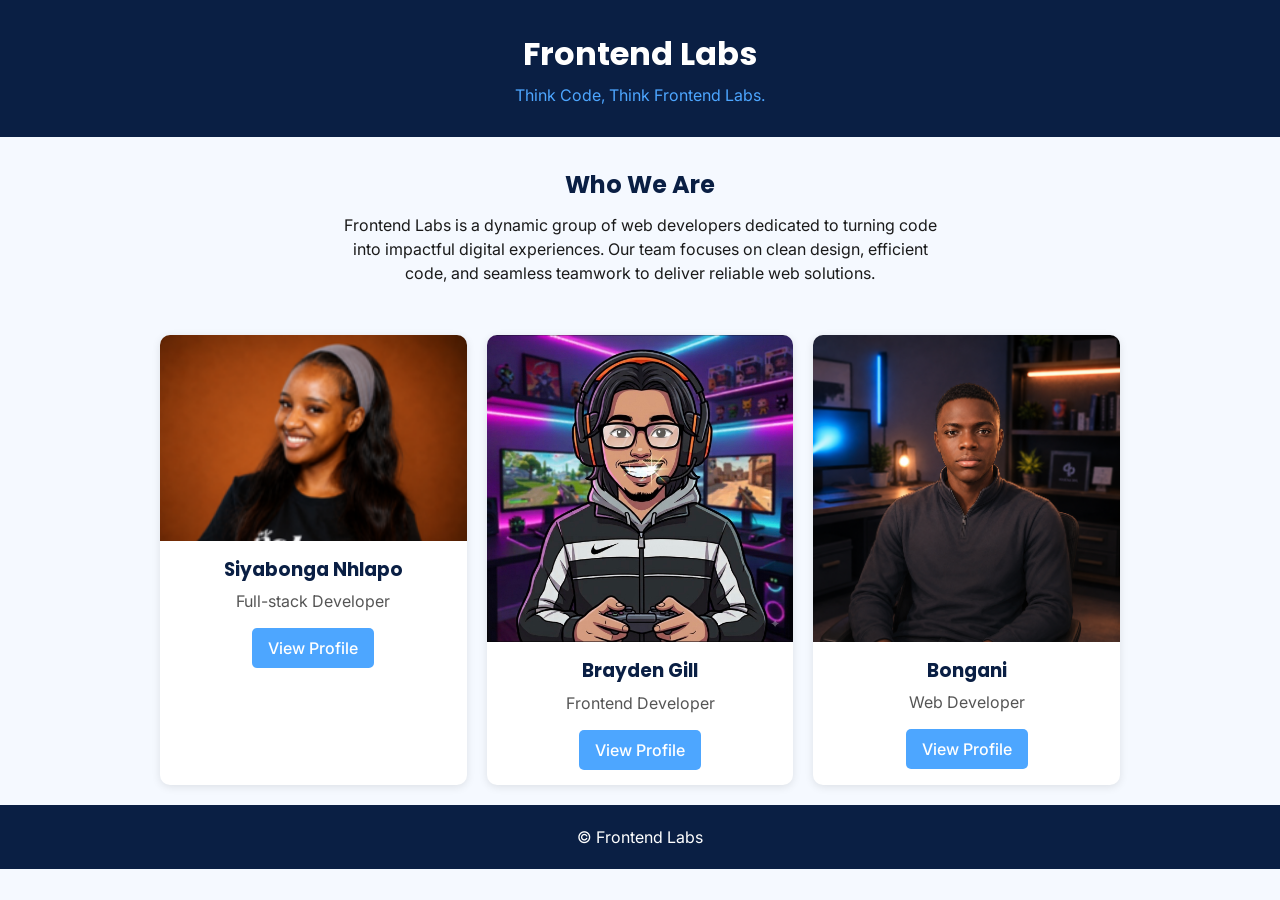
<file: index.html>
<!DOCTYPE html>
<html lang="en">

<head>
    <meta charset="UTF-8">
    <meta name="viewport" content="width=device-width, initial-scale=1.0">
    <title>Frontend Labs | Team Portfolio</title>

    <link rel="preconnect" href="https://fonts.googleapis.com">
    <link href="https://fonts.googleapis.com/css2?family=Poppins:wght@600;700&family=Inter:wght@400;500&display=swap"
        rel="stylesheet">
    <link rel="stylesheet" href="css/style.css">
</head>

<body class="one-page">

    <!-- Header -->
    <header class="site-header">
        <div class="container">
            <h1 class="header-title">Frontend Labs</h1>
            <p class="header-slogan">Think Code, Think Frontend Labs.</p>
        </div>
    </header>

    <!-- Team Intro -->
    <section class="intro">
        <h2 class="intro-heading">Who We Are</h2>
        <p class="intro-text">
            Frontend Labs is a dynamic group of web developers dedicated to turning code into impactful digital experiences. 
            Our team focuses on clean design, efficient code, and seamless teamwork to deliver reliable web solutions.
        </p>
    </section>

    <!-- Member Cards -->
    <section class="card-grid">

        <a class="card" href="members/member1.html">
            <img class="card-photo" src="images/siya.PNG" alt="Photo of Member One">
            <div class="card-body">
                <h3 class="card-name">Siyabonga Nhlapo</h3>
                <p class="card-role">Full-stack Developer</p>
                <span class="card-cta">View Profile</span>
            </div>
        </a>

        <a class="card" href="members/member2.html">
            <img class="card-photo" src="images/Brayden.png" alt="Photo of Member Two">
            <div class="card-body">
                <h3 class="card-name">Brayden Gill</h3>
                <p class="card-role">Frontend Developer</p>
                <span class="card-cta">View Profile</span>
            </div>
        </a>

        <a class="card" href="members/member3.html">
            <img class="card-photo" src="images/member3.png" alt="Photo of Member Three">
            <div class="card-body">
                <h3 class="card-name">Bongani</h3>
                <p class="card-role">Web Developer</p>
                <span class="card-cta">View Profile</span>
            </div>
        </a>

    </section>

    <!-- Footer -->
    <footer class="site-footer">
        <p>&copy; Frontend Labs</p>
    </footer>

</body>

</html>
</file>
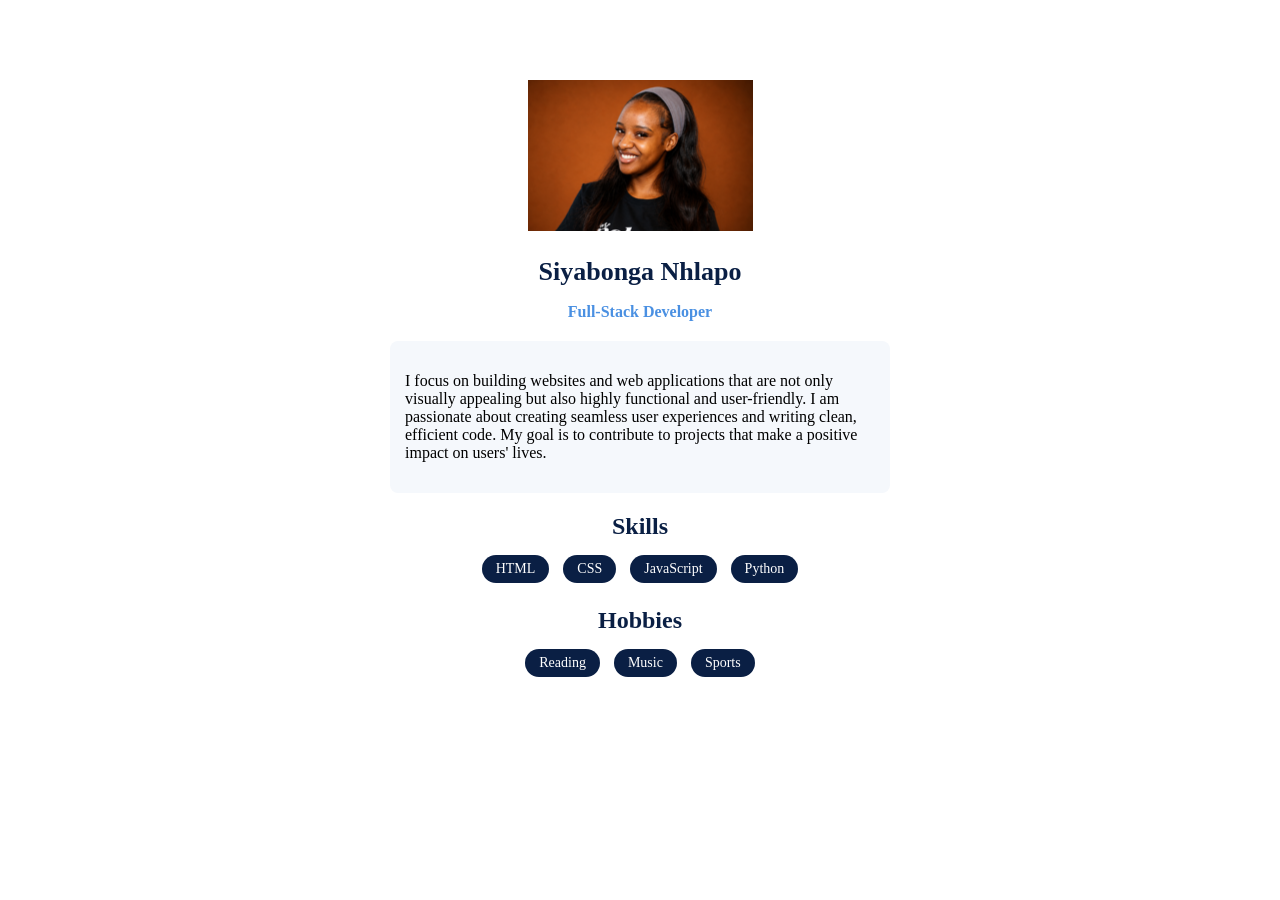
<file: members/member1.html>
<!DOCTYPE html>
<html lang="en">
<head>
    <meta charset="UTF-8">
    <meta name="viewport" content="width=device-width, initial-scale=1.0">
    <title>Siyabonga Nhlapo  Frontend Labs</title>
    <link rel="preconnect" href="https://fonts.googleapis.com">
    <link href="https://fonts.googleapis.com/css2?family=Poppins:wght@600;700&family=Inter:wght@400;500&display=swap"
     rel="stylesheet">
     <link rel="stylesheet" href="../css/style3.css">
</head>
<body>
    <section class="profile-card">
        <img class="profile-photo" src="../images/siya.PNG" alt="Photo of Siyabonga Nhlapo">
        <h1 class="card-name">Siyabonga Nhlapo</h1>
        <p class="card-role">Full-Stack Developer</p>

    <div class="profile-bio">
       <p> I focus on building websites and web applications that are not only visually appealing but also highly functional and user-friendly. I am passionate about creating seamless user experiences and writing clean, efficient code. My goal is to contribute to projects that make a positive impact on users' lives.</p>
    </div>
        
    <h2 class="profile-subheading">Skills</h2>
    <div class="tag-group">
        
            <span class ="tag-pill">HTML</span>
            <span class="tag-pill">CSS</span>
            <span class="tag-pill">JavaScript</span>
            <span class="tag-pill">Python</span>

    </div>
<h2 class="profile-subheading">Hobbies</h2>
<div class="tag-group">
    <span class="tag-pill">Reading</span>
    <span class="tag-pill">Music</span>
    <span class="tag-pill">Sports</span>
</div>
</section>
</body>
</html>
</file>
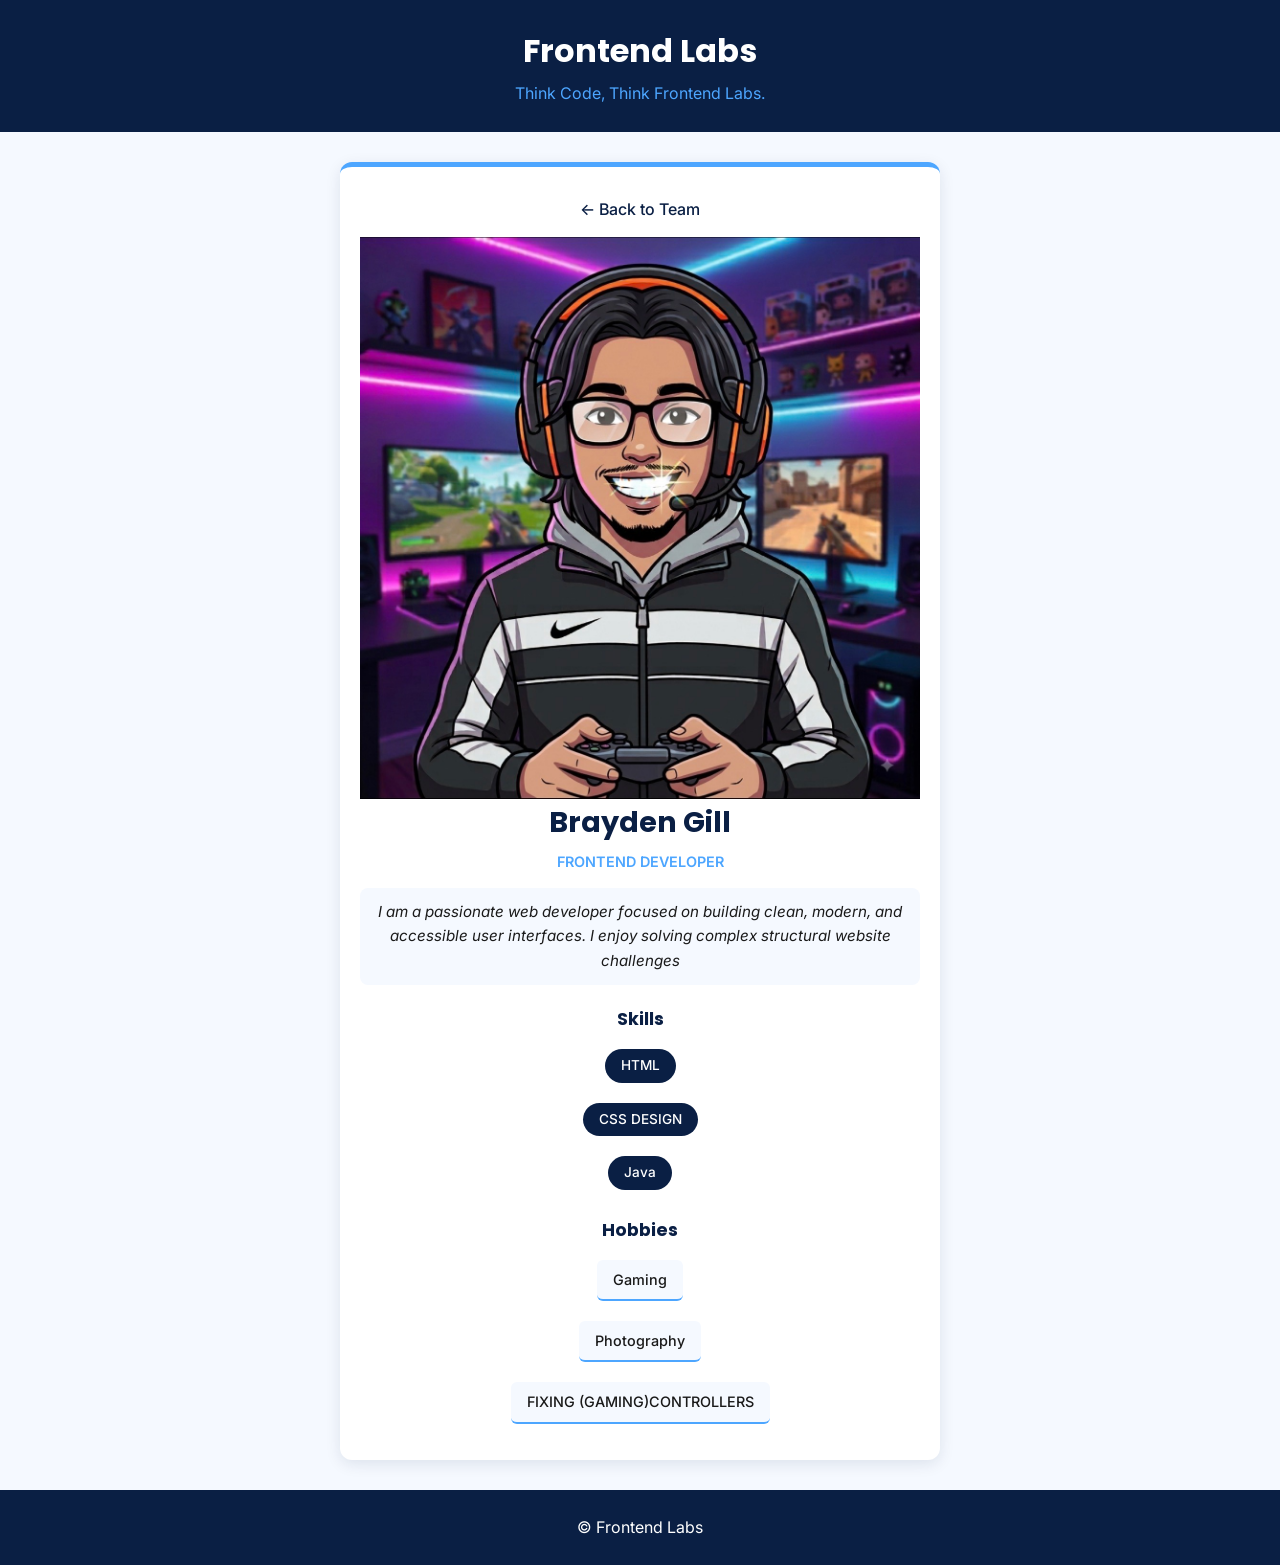
<file: members/member2.html>
<!DOCTYPE html>
<html lang="en">

<head>
    <meta charset="UTF-8">
    <meta name="viewport" content="width=device-width, initial-scale=1.0">
    <title>Member Profile | Frontend Labs</title>

    <link rel="preconnect" href="https://fonts.googleapis.com">
    <link href="https://fonts.googleapis.com/css2?family=Poppins:wght@600;700&family=Inter:wght@400;500&display=swap"
        rel="stylesheet">
    <link rel="stylesheet" href="../css/style.css">
    <link rel="stylesheet" href="../css/style2.css">
</head>

<body>

    
    <header class="site-header">
        <div class="container">
            <h1 class="header-title">Frontend Labs</h1>
            <p class="header-slogan">Think Code, Think Frontend Labs.</p>
        </div>
    </header>


    <main class="member-page">
        <a href="../index.html" class="back-link">&larr; Back to Team</a>

        <img class="card-photo" src="../images/Brayden.png" alt="Photo of Member Two">

        <h2 class="member-name">Brayden Gill</h2>
        <p class="card-role">Frontend Developer</p>

        <p class="member-bio">
            I am a passionate web developer focused on building clean, modern, and accessible user interfaces. I enjoy solving complex structural website challenges</p>

        <h3 class="section-title">Skills</h3>
        <ul class="skills-list">
            <li>HTML</li>
            <li>CSS DESIGN </li>
            <li>Java</li>
        </ul>

        <h3 class="section-title">Hobbies</h3>
        <ul class="hobbies-list">
            <li>Gaming</li>
            <li>Photography</li>
            <li>FIXING (GAMING)CONTROLLERS</li>
        </ul>
    </main>

    
    <footer class="site-footer">
        <p>&copy; Frontend Labs</p>
    </footer>

</body>

</html>
</file>
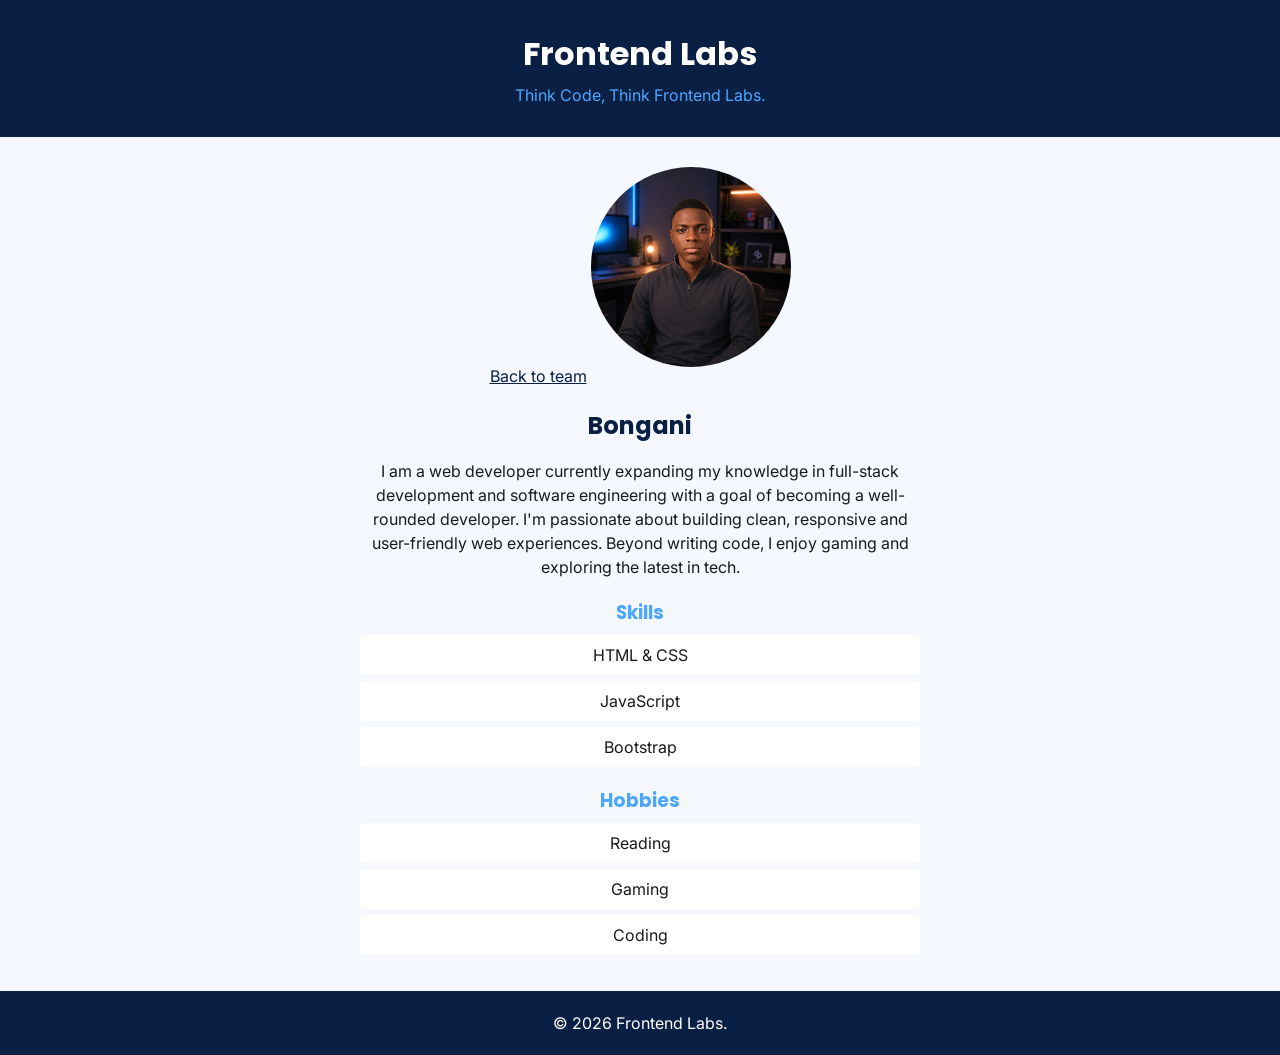
<file: members/member3.html>
<!DOCTYPE html>
<html lang="en">

<head>
  <meta charset="UTF-8">
  <meta name="viewport" content="width=device-width, initial-scale=1.0">
  <title>Member Three | Frontend Labs</title>

  <link rel="preconnect" href="https://fonts.googleapis.com">
  <link href="https://fonts.googleapis.com/css2?family=Poppins:wght@600;700&family=Inter:wght@400;500&display=swap"
    rel="stylesheet">
  <link rel="stylesheet" href="../css/style.css">
</head>

<body>

  <header class="site-header">
    <div class="container">
      <h1 class="header-title">Frontend Labs</h1>
      <p class="header-slogan">Think Code, Think Frontend Labs.</p>
    </div>
  </header>

  <main class="member-page">
    <a class="back-link" href="../index.html">Back to team</a>

    <img class="member-photo" src="../images/member3.png" alt="Photo of Member Three">
    <h2 class="member-name">Bongani</h2>
    <p class="member-bio">
      I am a web developer currently expanding my knowledge in full-stack development and software engineering with a
      goal of becoming a well-rounded developer. I'm passionate about building clean, responsive and user-friendly web
      experiences. Beyond writing code, I enjoy gaming and exploring the latest in tech.</p>

    <h3 class="section-title">Skills</h3>
    <ul class="skills-list">
      <li>HTML &amp; CSS</li>
      <li>JavaScript</li>
      <li>Bootstrap</li>
    </ul>

    <h3 class="section-title">Hobbies</h3>
    <ul class="hobbies-list">
      <li>Reading</li>
      <li>Gaming</li>
      <li>Coding</li>
    </ul>
  </main>

  <footer class="site-footer">
    <p>&copy; 2026 Frontend Labs.</p>
  </footer>

</body>

</html>
</file>
<file: css/style.css>
/* Colours */
:root {
    --primary: #4da6ff;
    --secondary: #0a1f44;
    --light-bg: #f5f9ff;
    --white: #ffffff;
    --text-dark: #1a1a1a;
}

* {
    box-sizing: border-box;
    margin: 0;
    padding: 0;
}

body {
    font-family: 'Inter', sans-serif;
    color: var(--text-dark);
    background-color: var(--light-bg);
    line-height: 1.5;
}

h1, h2, h3 {
    font-family: 'Poppins', sans-serif;
}

.container {
    max-width: 1000px;
    margin: 0 auto;
    padding: 0 20px;
}

/* Header  */
.site-header {
    background-color: var(--secondary);
    color: var(--white);
    text-align: center;
    padding: 30px 20px;
}

.header-title {
    font-size: 2rem;
}

.header-slogan {
    color: var(--primary);
    margin-top: 5px;
}

/* Intro Section  */
.intro {
    text-align: center;
    padding: 30px 20px;
}

.intro-heading {
    color: var(--secondary);
    margin-bottom: 10px;
}

.intro-text {
    max-width: 600px;
    margin: 0 auto;
}

/* Card Grid */
.card-grid {
    display: flex;
    flex-direction: column;
    gap: 20px;
    padding: 20px;
    max-width: 1000px;
    margin: 0 auto;
}

.card {
    background-color: var(--white);
    border-radius: 10px;
    overflow: hidden;
    text-decoration: none;
    color: var(--text-dark);
    box-shadow: 0 2px 8px rgba(0, 0, 0, 0.1);
    transition: transform 0.2s ease;
}

.card:hover {
    transform: translateY(-5px);
}

.card-photo {
    width: 100%;
    display: block;
}

.card-body {
    padding: 15px;
    text-align: center;
}

.card-name {
    color: var(--secondary);
}

.card-role {
    color: #555;
    margin: 5px 0;
}

.card-cta {
    display: inline-block;
    margin-top: 10px;
    color: var(--white);
    background-color: var(--primary);
    padding: 8px 16px;
    border-radius: 5px;
    font-weight: 500;
}

/* Cards in a row on larger screens */
@media (min-width: 700px) {
    .card-grid {
        flex-direction: row;
    }

    .card {
        flex: 1;
    }
}

/* Member Page */
.member-page {
    max-width: 600px;
    margin: 0 auto;
    padding: 30px 20px;
    text-align: center;
}

.back-link {
    display: inline-block;
    margin-bottom: 20px;
    color: var(--secondary);
}

.member-photo {
    width: 200px;
    height: 200px;
    object-fit: cover;
    border-radius: 50%;
    margin-bottom: 15px;
}

.member-name {
    color: var(--secondary);
}

.member-bio {
    margin: 15px 0;
}

.section-title {
    color: var(--primary);
    margin-top: 20px;
    margin-bottom: 8px;
}

.skills-list,
.hobbies-list {
    list-style: none;
    padding: 0;
}

.skills-list li,
.hobbies-list li {
    background-color: var(--white);
    margin: 6px 0;
    padding: 8px;
    border-radius: 5px;
}

/* Footer */
.site-footer {
    text-align: center;
    padding: 20px;
    background-color: var(--secondary);
    color: var(--white);
}
</file>
<file: css/style3.css>
.profile-card {
    max-width: 500px;
    margin: 50px auto;
    padding: 30px;
    background-color: white;
    border-radius: 10px;
    text-align: center;
}

.profile-card .card-photo {
    width: 180px;
    height: 180px;
    border-radius: 50%;
    object-fit: cover;
    margin-bottom: 15px;
    object-position: top;
}
.profile-card .card-name {
    font-size: 26px;
    color: #0a1f44;
    margin-bottom: 5px;
}
.profile-card .card-role {
    color: #4a90e2;
    font-weight: bold;
    margin-bottom: 20px;
}
.profile-bio {
    background-color: #f5f8fc;
    padding: 15px;
    border-radius: 8px;
    margin-bottom: 20px;
    text-align: left;
}
.profile-subheading {
    color: #0a1f44;
    margin-bottom: 10px;
}
.tag-pill {
    display: inline-block;
    background-color: #0a1f44;
    color: white;
    padding: 6px 14px;
    border-radius: 15px;
    margin: 5px;
    font-size: 14px; 
}
</file>
<file: css/style2.css>
:root {
    --primary: #4da6ff;
    --secondary: #0a1f44;
    --light-bg: #f5f9ff;
    --white: #ffffff;
    --text-dark: #1a1a1a;
}


* { box-sizing: border-box; margin: 0; padding: 0; }
body { font-family: 'Inter', sans-serif; color: var(--text-dark); background-color: var(--light-bg); line-height: 1.6; }
h1, h2, h3 { font-family: 'Poppins', sans-serif; }


.site-header, .site-footer { background-color: var(--secondary); color: var(--white); text-align: center; padding: 25px 20px; }
.header-title { font-size: 2rem; }
.header-slogan { color: var(--primary); margin-top: 5px; }

.member-page {
    max-width: 600px;
    margin: 30px auto;
    padding: 30px 20px;
    background-color: var(--white);
    border-radius: 12px;
    border-top: 5px solid var(--primary);
    box-shadow: 0 4px 15px rgba(10, 31, 68, 0.1);
    text-align: center;
}

.back-link { display: inline-block; margin-bottom: 15px; color: var(--secondary); font-weight: 500; text-decoration: none; }
.member-photo { width: 180px; height: 180px; object-fit: cover; border-radius: 50%; margin: 0 auto 15px; border: 4px solid var(--primary); display: block; }
.member-name { color: var(--secondary); font-size: 1.8rem; }
.card-role { color: var(--primary); font-weight: 600; text-transform: uppercase; font-size: 0.9rem; }
.member-bio { margin: 15px 0; padding: 12px; background-color: var(--light-bg); border-radius: 8px; font-style: italic; font-size: 0.95rem; }


.section-title {
    color: var(--secondary);
    font-size: 1.1rem;
    margin: 20px 0 10px;
    text-align: center;
}


.skills-list, .hobbies-list {
    list-style: none;
    padding: 0;
    display: flex;
    flex-direction: column;
    align-items: center;
    gap: 8px;
}

.skills-list li {
    background-color: var(--secondary);
    color: var(--white);
    padding: 6px 16px;
    border-radius: 20px;
    font-size: 0.85rem;
    font-weight: 500;
    width: fit-content;
}

.hobbies-list li {
    background-color: var(--light-bg);
    border-bottom: 2px solid var(--primary);
    padding: 8px 16px;
    border-radius: 6px;
    font-size: 0.9rem;
    font-weight: 500;
    width: fit-content;
}
</file>
